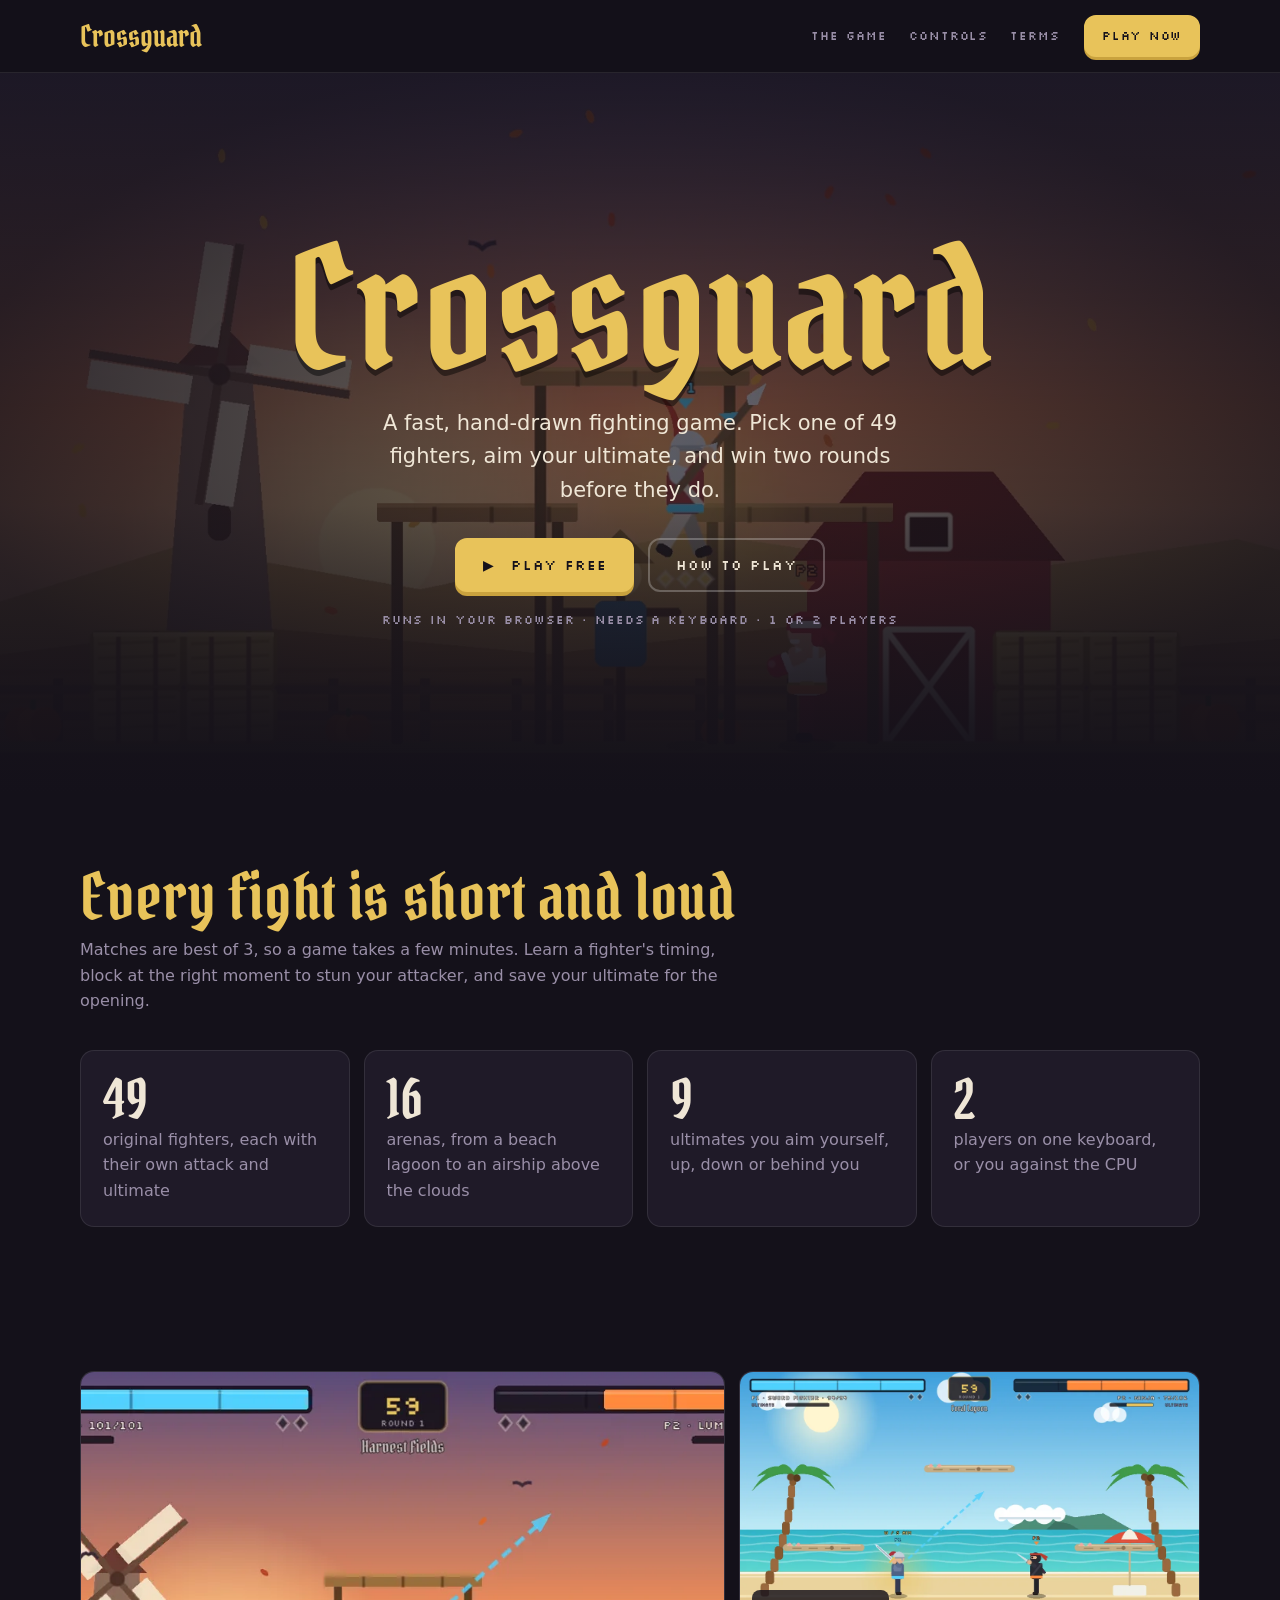
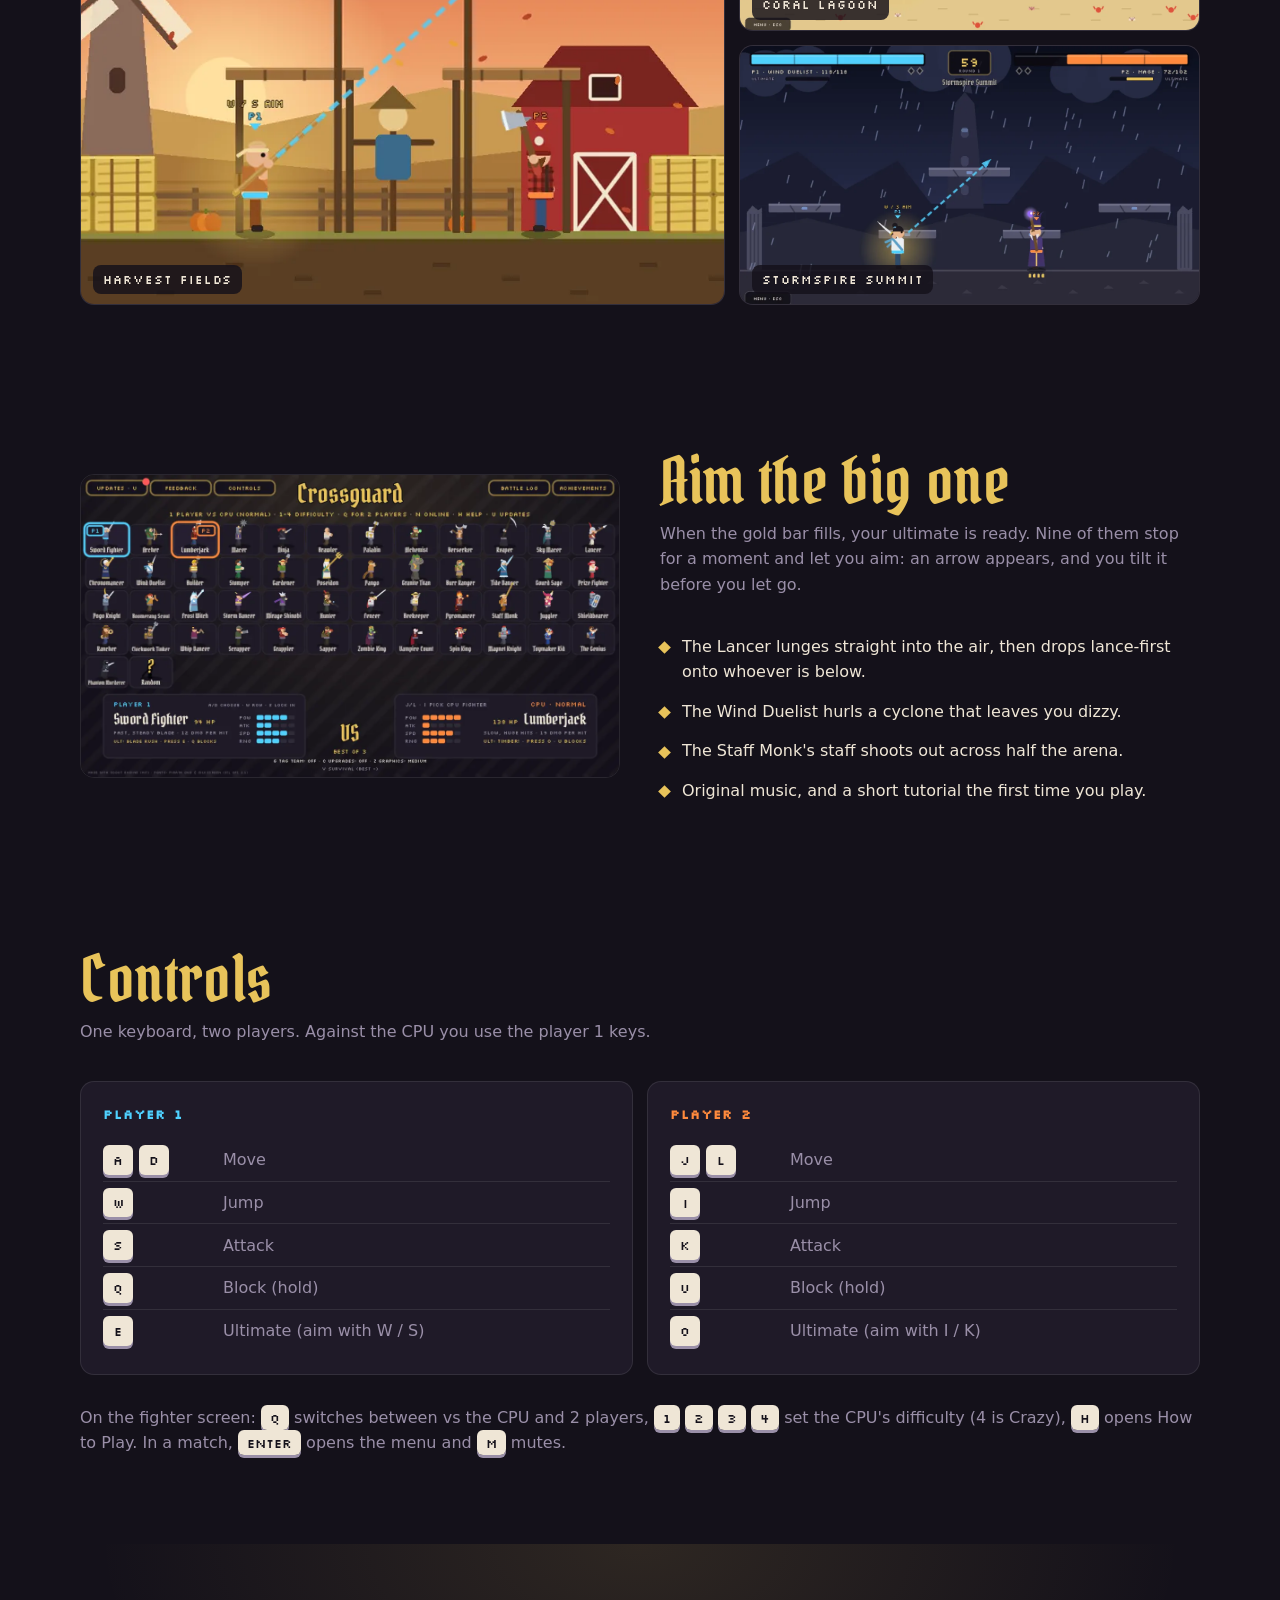
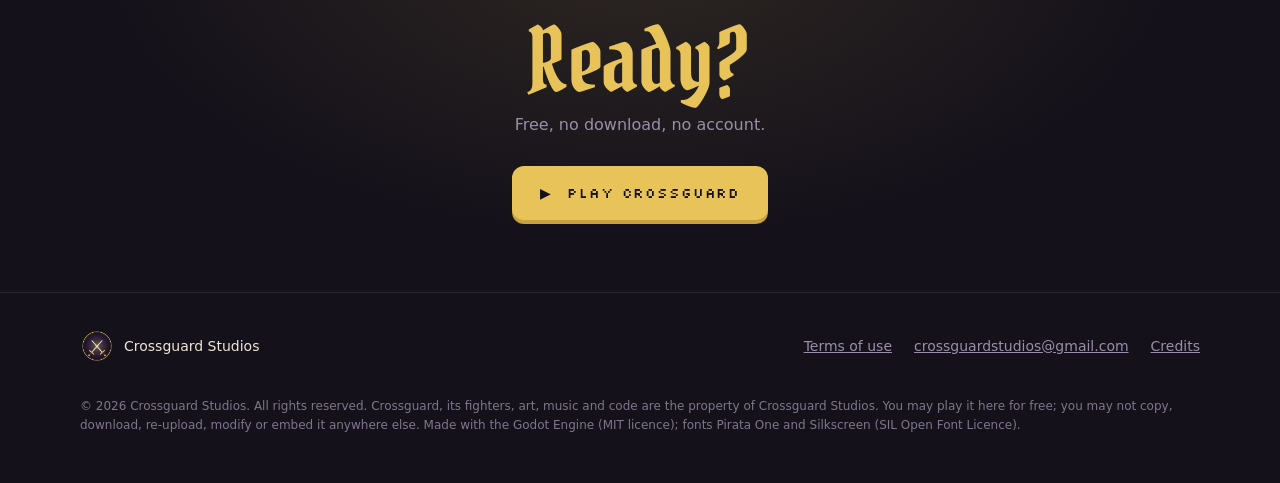
<file: index.html>
<!doctype html>
<html lang="en">
<head>
<meta charset="utf-8">
<meta name="viewport" content="width=device-width, initial-scale=1">
<title>Crossguard: a 2D fighting game</title>
<meta name="description" content="Crossguard is a fast, hand-drawn 2D fighting game: 49 original fighters, aimable ultimates and best-of-3 matches. Play free in your browser against the CPU or a friend.">
<meta property="og:title" content="Crossguard">
<meta property="og:description" content="49 fighters, aimable ultimates, best-of-3 matches. Play free in your browser.">
<meta property="og:image" content="assets/og.jpg">
<link rel="preload" as="image" href="assets/hero.webp">
<meta name="theme-color" content="#14111a">
<link rel="icon" href="favicon.png">
<link rel="stylesheet" href="assets/site.css">
</head>
<body>

<header class="bar">
  <a class="brand" href="#">Crossguard</a>
  <nav class="label">
    <a href="#game">The game</a>
    <a href="#controls">Controls</a>
    <a href="terms.html">Terms</a>
  </nav>
  <a class="btn small" href="play/index.html">Play now</a>
</header>

<div class="hero">
  <img class="poster" src="assets/hero.webp" alt="">
  <div class="inner">
    <h1 class="title">Crossguard</h1>
    <p class="tag">A fast, hand-drawn fighting game. Pick one of 49 fighters, aim your ultimate, and win two rounds before they do.</p>
    <div class="ctas">
      <a class="btn" href="play/index.html">&#9654;&nbsp; Play free</a>
      <a class="btn ghost" href="#controls">How to play</a>
    </div>
    <p class="note label">Runs in your browser · Needs a keyboard · 1 or 2 players</p>
  </div>
</div>

<section id="game">
  <h2 class="title">Every fight is short and loud</h2>
  <p class="lead">Matches are best of 3, so a game takes a few minutes. Learn a fighter's timing, block at the right moment to stun your attacker, and save your ultimate for the opening.</p>
  <div class="stats">
    <div class="stat"><b>49</b><span>original fighters, each with their own attack and ultimate</span></div>
    <div class="stat"><b>16</b><span>arenas, from a beach lagoon to an airship above the clouds</span></div>
    <div class="stat"><b>9</b><span>ultimates you aim yourself, up, down or behind you</span></div>
    <div class="stat"><b>2</b><span>players on one keyboard, or you against the CPU</span></div>
  </div>
</section>

<section>
  <div class="shots">
    <figure class="big"><img src="assets/harvest.webp" alt="The Staff Monk aims his Long Staff at a Lumberjack in Harvest Fields" loading="lazy"><figcaption class="label">Harvest Fields</figcaption></figure>
    <figure><img src="assets/lagoon.webp" alt="The Sword Fighter aims Blade Rush on Coral Lagoon" loading="lazy"><figcaption class="label">Coral Lagoon</figcaption></figure>
    <figure><img src="assets/storm.webp" alt="The Wind Duelist aims a Cyclone on Stormspire Summit" loading="lazy"><figcaption class="label">Stormspire Summit</figcaption></figure>
  </div>
</section>

<section>
  <div class="feature">
    <img src="assets/select.webp" alt="The fighter select screen with all 49 fighters" loading="lazy">
    <div>
      <h2 class="title">Aim the big one</h2>
      <p class="lead">When the gold bar fills, your ultimate is ready. Nine of them stop for a moment and let you aim: an arrow appears, and you tilt it before you let go.</p>
      <ul>
        <li>The Lancer lunges straight into the air, then drops lance-first onto whoever is below.</li>
        <li>The Wind Duelist hurls a cyclone that leaves you dizzy.</li>
        <li>The Staff Monk's staff shoots out across half the arena.</li>
        <li>Original music, and a short tutorial the first time you play.</li>
      </ul>
    </div>
  </div>
</section>

<section id="controls">
  <h2 class="title">Controls</h2>
  <p class="lead">One keyboard, two players. Against the CPU you use the player 1 keys.</p>
  <div class="keys">
    <div class="card">
      <h3 class="label p1">Player 1</h3>
      <div class="krow"><div class="caps"><kbd>A</kbd><kbd>D</kbd></div><span>Move</span></div>
      <div class="krow"><div class="caps"><kbd>W</kbd></div><span>Jump</span></div>
      <div class="krow"><div class="caps"><kbd>S</kbd></div><span>Attack</span></div>
      <div class="krow"><div class="caps"><kbd>Q</kbd></div><span>Block (hold)</span></div>
      <div class="krow"><div class="caps"><kbd>E</kbd></div><span>Ultimate (aim with W / S)</span></div>
    </div>
    <div class="card">
      <h3 class="label p2">Player 2</h3>
      <div class="krow"><div class="caps"><kbd>J</kbd><kbd>L</kbd></div><span>Move</span></div>
      <div class="krow"><div class="caps"><kbd>I</kbd></div><span>Jump</span></div>
      <div class="krow"><div class="caps"><kbd>K</kbd></div><span>Attack</span></div>
      <div class="krow"><div class="caps"><kbd>U</kbd></div><span>Block (hold)</span></div>
      <div class="krow"><div class="caps"><kbd>O</kbd></div><span>Ultimate (aim with I / K)</span></div>
    </div>
    <p class="extra">On the fighter screen: <kbd>Q</kbd> switches between vs the CPU and 2 players, <kbd>1</kbd> <kbd>2</kbd> <kbd>3</kbd> <kbd>4</kbd> set the CPU's difficulty (4 is Crazy), <kbd>H</kbd> opens How to Play. In a match, <kbd>Enter</kbd> opens the menu and <kbd>M</kbd> mutes.</p>
  </div>
</section>

<section class="cta">
  <h2 class="title">Ready?</h2>
  <p>Free, no download, no account.</p>
  <a class="btn" href="play/index.html">&#9654;&nbsp; Play Crossguard</a>
</section>

<footer>
  <div class="studio"><img src="assets/studio.png" alt="">Crossguard Studios</div>
  <a href="terms.html">Terms of use</a>
  <a href="mailto:crossguardstudios@gmail.com">crossguardstudios@gmail.com</a>
  <a href="licenses/GODOT-LICENSE.txt">Credits</a>
  <p class="legal">© 2026 Crossguard Studios. All rights reserved. Crossguard, its fighters, art, music and code are the property of Crossguard Studios. You may play it here for free; you may not copy, download, re-upload, modify or embed it anywhere else. Made with the Godot Engine (MIT licence); fonts Pirata One and Silkscreen (SIL Open Font Licence).</p>
</footer>

<script>
  // no right-click menu, no dragging images or the video out of the page
  document.addEventListener('contextmenu', function (e) { e.preventDefault(); });
  document.addEventListener('dragstart', function (e) { e.preventDefault(); });
  // the page itself must not be shown inside someone else's site
  try { if (window.top !== window.self && !/(^|\.)google(usercontent)?\.com$/.test(new URL(document.referrer).hostname)) { window.top.location = window.self.location; } } catch (e) {}
</script>
</body>
</html>
</file>
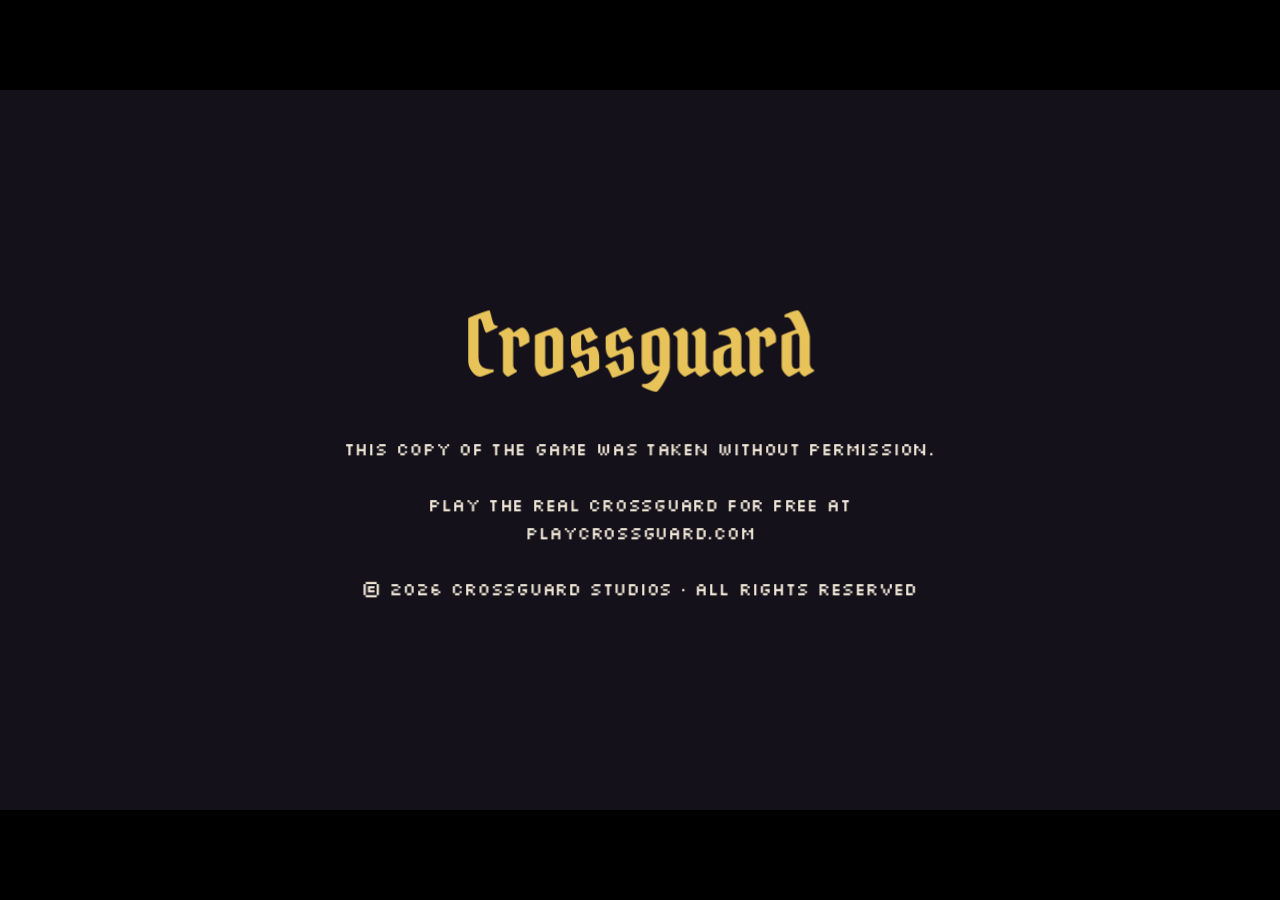
<file: play/index.html>
<!DOCTYPE html>
<html lang="en">
	<head>
		<meta charset="utf-8">
		<meta name="viewport" content="width=device-width, user-scalable=no, initial-scale=1.0">
		<title>Crossguard</title>
		<style>
html, body, #canvas {
	margin: 0;
	padding: 0;
	border: 0;
}

body {
	color: white;
	background-color: black;
	overflow: hidden;
	touch-action: none;
}

#canvas {
	display: block;
}

#canvas:focus {
	outline: none;
}

#status, #status-splash, #status-progress {
	position: absolute;
	left: 0;
	right: 0;
}

#status, #status-splash {
	top: 0;
	bottom: 0;
}

#status {
	background-color: #14111a;
	display: flex;
	flex-direction: column;
	justify-content: center;
	align-items: center;
	visibility: hidden;
}

#status-splash {
	max-height: 100%;
	max-width: 100%;
	margin: auto;
}

#status-splash.show-image--false {
	display: none;
}

#status-splash.fullsize--true {
	height: 100%;
	width: 100%;
	object-fit: contain;
}

#status-splash.use-filter--false {
	image-rendering: pixelated;
}

#status-progress, #status-notice {
	display: none;
}

#status-progress {
	bottom: 10%;
	width: 50%;
	margin: 0 auto;
}

#status-notice {
	background-color: #5b3943;
	border-radius: 0.5rem;
	border: 1px solid #9b3943;
	color: #e0e0e0;
	font-family: 'Noto Sans', 'Droid Sans', Arial, sans-serif;
	line-height: 1.3;
	margin: 0 2rem;
	overflow: hidden;
	padding: 1rem;
	text-align: center;
	z-index: 1;
}
		</style>
		<link id="-gd-engine-icon" rel="icon" type="image/png" href="index.icon.png" />
<link rel="apple-touch-icon" href="index.apple-touch-icon.png"/>
<meta name='apple-mobile-web-app-capable' content='yes'><meta name='mobile-web-app-capable' content='yes'><meta name='apple-mobile-web-app-status-bar-style' content='black-translucent'><style>body{-webkit-user-select:none;-moz-user-select:none;user-select:none;}</style><script>document.addEventListener('contextmenu',function(e){e.preventDefault();});(function(){/* keep the game running in a background tab (online host): a hidden tab never fires requestAnimationFrame, so a timer stands in */var raf=window.requestAnimationFrame.bind(window);window.requestAnimationFrame=function(cb){var done=false;var run=function(t){if(done)return;done=true;cb(typeof t==='number'?t:performance.now());};var id=raf(run);setTimeout(function(){run(performance.now());},document.hidden?16:250);return id;};})();(function(){var P=window.RTCPeerConnection;if(!P)return;window.__cgPCs=[];var W=function(c){var pc=new P(c);window.__cgPCs.push(pc);if(window.__cgPCs.length>8)window.__cgPCs.shift();return pc;};W.prototype=P.prototype;try{Object.setPrototypeOf(W,P);}catch(e){}window.RTCPeerConnection=W;window.__cgRoute=function(){var a=window.__cgPCs.filter(function(p){return p.connectionState==='connected';});var pc=a[a.length-1];if(!pc){window.__cgRouteInfo='';return;}pc.getStats().then(function(st){var pair=null;st.forEach(function(r){if(r.type==='transport'&&r.selectedCandidatePairId){pair=st.get(r.selectedCandidatePairId);}});if(!pair){st.forEach(function(r){if(r.type==='candidate-pair'&&r.nominated&&r.state==='succeeded'){pair=r;}});}if(!pair)return;var l=st.get(pair.localCandidateId)||{};var r=st.get(pair.remoteCandidateId)||{};window.__cgRouteInfo=JSON.stringify({l:l.candidateType||'',r:r.candidateType||'',rtt:pair.currentRoundTripTime||0,p:l.relayProtocol||l.protocol||''});});};})();</script>
	</head>
	<body>
		<canvas id="canvas">
			Your browser does not support the canvas tag.
		</canvas>

		<noscript>
			Your browser does not support JavaScript.
		</noscript>

		<div id="status">
			<img id="status-splash" class="show-image--true fullsize--true use-filter--true" src="index.png" alt="">
			<progress id="status-progress"></progress>
			<div id="status-notice"></div>
		</div>

		<script src="index.js"></script>
		<script>
const GODOT_CONFIG = {"args":[],"canvasResizePolicy":2,"emscriptenPoolSize":8,"ensureCrossOriginIsolationHeaders":true,"executable":"index","experimentalVK":true,"fileSizes":{"index.wasm":38057390,"index-d0ab6c0e26.pck":4581704},"focusCanvas":true,"gdextensionLibs":[],"godotPoolSize":4,"mainPack":"index-d0ab6c0e26.pck"};
const GODOT_THREADS_ENABLED = false;
const engine = new Engine(GODOT_CONFIG);

(function () {
	const statusOverlay = document.getElementById('status');
	const statusProgress = document.getElementById('status-progress');
	const statusNotice = document.getElementById('status-notice');

	let initializing = true;
	let statusMode = '';

	function setStatusMode(mode) {
		if (statusMode === mode || !initializing) {
			return;
		}
		if (mode === 'hidden') {
			statusOverlay.remove();
			initializing = false;
			return;
		}
		statusOverlay.style.visibility = 'visible';
		statusProgress.style.display = mode === 'progress' ? 'block' : 'none';
		statusNotice.style.display = mode === 'notice' ? 'block' : 'none';
		statusMode = mode;
	}

	function setStatusNotice(text) {
		while (statusNotice.lastChild) {
			statusNotice.removeChild(statusNotice.lastChild);
		}
		const lines = text.split('\n');
		lines.forEach((line) => {
			statusNotice.appendChild(document.createTextNode(line));
			statusNotice.appendChild(document.createElement('br'));
		});
	}

	function displayFailureNotice(err) {
		console.error(err);
		if (err instanceof Error) {
			setStatusNotice(err.message);
		} else if (typeof err === 'string') {
			setStatusNotice(err);
		} else {
			setStatusNotice('An unknown error occurred.');
		}
		setStatusMode('notice');
		initializing = false;
	}

	const missing = Engine.getMissingFeatures({
		threads: GODOT_THREADS_ENABLED,
	});

	if (missing.length !== 0) {
		if (GODOT_CONFIG['serviceWorker'] && GODOT_CONFIG['ensureCrossOriginIsolationHeaders'] && 'serviceWorker' in navigator) {
			let serviceWorkerRegistrationPromise;
			try {
				serviceWorkerRegistrationPromise = navigator.serviceWorker.getRegistration();
			} catch (err) {
				serviceWorkerRegistrationPromise = Promise.reject(new Error('Service worker registration failed.'));
			}
			// There's a chance that installing the service worker would fix the issue
			Promise.race([
				serviceWorkerRegistrationPromise.then((registration) => {
					if (registration != null) {
						return Promise.reject(new Error('Service worker already exists.'));
					}
					return registration;
				}).then(() => engine.installServiceWorker()),
				// For some reason, `getRegistration()` can stall
				new Promise((resolve) => {
					setTimeout(() => resolve(), 2000);
				}),
			]).then(() => {
				// Reload if there was no error.
				window.location.reload();
			}).catch((err) => {
				console.error('Error while registering service worker:', err);
			});
		} else {
			// Display the message as usual
			const missingMsg = 'Error\nThe following features required to run Godot projects on the Web are missing:\n';
			displayFailureNotice(missingMsg + missing.join('\n'));
		}
	} else {
		setStatusMode('progress');
		engine.startGame({
			'onProgress': function (current, total) {
				if (current > 0 && total > 0) {
					statusProgress.value = current;
					statusProgress.max = total;
				} else {
					statusProgress.removeAttribute('value');
					statusProgress.removeAttribute('max');
				}
			},
		}).then(() => {
			setStatusMode('hidden');
		}, displayFailureNotice);
	}
}());
		</script>
	</body>
</html>
</file>
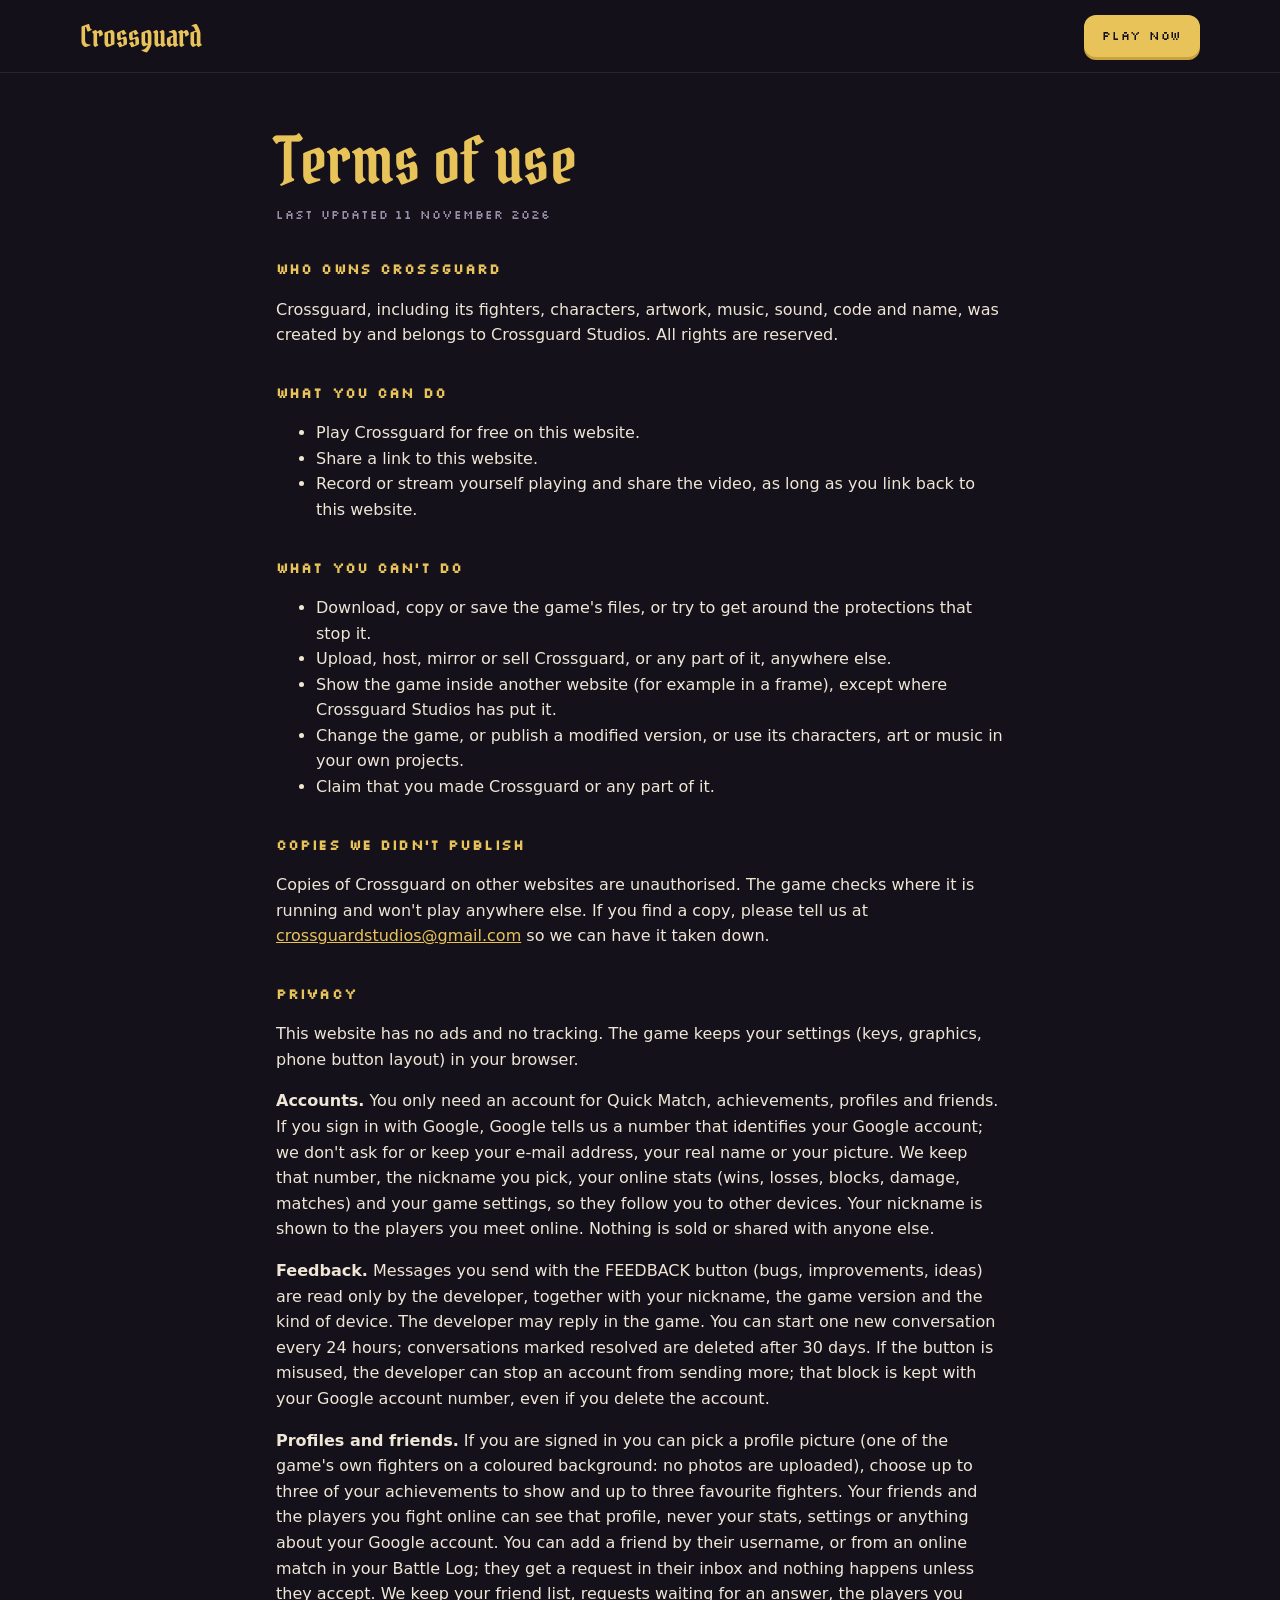
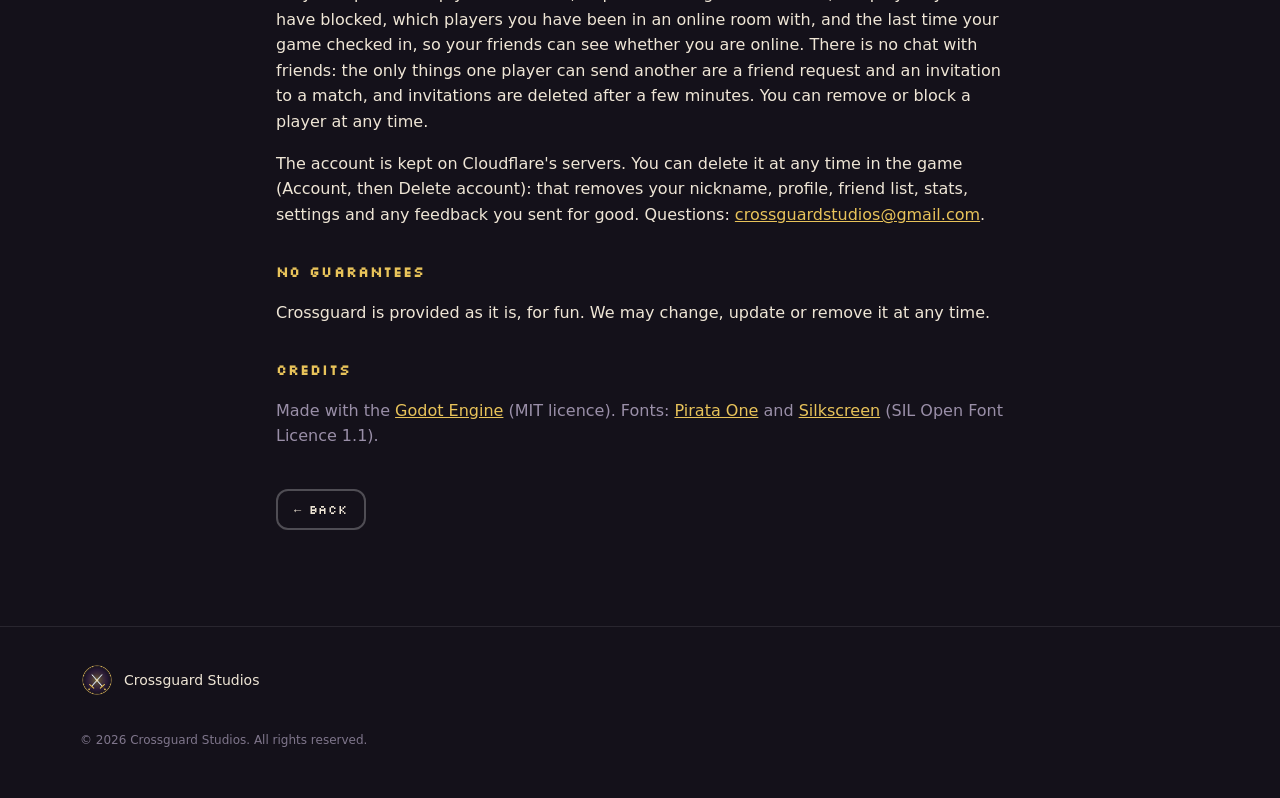
<file: terms.html>
<!doctype html>
<html lang="en">
<head>
<meta charset="utf-8">
<meta name="viewport" content="width=device-width, initial-scale=1">
<title>Terms of Use · Crossguard</title>
<link rel="icon" href="favicon.png">
<link rel="stylesheet" href="assets/site.css">
</head>
<body>
<header class="bar">
  <a class="brand" href="index.html">Crossguard</a>
  <a class="btn small" href="play/index.html">Play now</a>
</header>
<main class="doc">
  <h1 class="title">Terms of use</h1>
  <p class="muted label">Last updated 11 November 2026</p>

  <h2>Who owns Crossguard</h2>
  <p>Crossguard, including its fighters, characters, artwork, music, sound, code and name, was created by and belongs to Crossguard Studios. All rights are reserved.</p>

  <h2>What you can do</h2>
  <ul>
    <li>Play Crossguard for free on this website.</li>
    <li>Share a link to this website.</li>
    <li>Record or stream yourself playing and share the video, as long as you link back to this website.</li>
  </ul>

  <h2>What you can't do</h2>
  <ul>
    <li>Download, copy or save the game's files, or try to get around the protections that stop it.</li>
    <li>Upload, host, mirror or sell Crossguard, or any part of it, anywhere else.</li>
    <li>Show the game inside another website (for example in a frame), except where Crossguard Studios has put it.</li>
    <li>Change the game, or publish a modified version, or use its characters, art or music in your own projects.</li>
    <li>Claim that you made Crossguard or any part of it.</li>
  </ul>

  <h2>Copies we didn't publish</h2>
  <p>Copies of Crossguard on other websites are unauthorised. The game checks where it is running and won't play anywhere else. If you find a copy, please tell us at <a href="mailto:crossguardstudios@gmail.com">crossguardstudios@gmail.com</a> so we can have it taken down.</p>

  <h2 id="privacy">Privacy</h2>
  <p>This website has no ads and no tracking. The game keeps your settings (keys, graphics, phone button layout) in your browser.</p>
  <p><strong>Accounts.</strong> You only need an account for Quick Match, achievements, profiles and friends. If you sign in with Google, Google tells us a number that identifies your Google account; we don't ask for or keep your e-mail address, your real name or your picture. We keep that number, the nickname you pick, your online stats (wins, losses, blocks, damage, matches) and your game settings, so they follow you to other devices. Your nickname is shown to the players you meet online. Nothing is sold or shared with anyone else.</p>
  <p><strong>Feedback.</strong> Messages you send with the FEEDBACK button (bugs, improvements, ideas) are read only by the developer, together with your nickname, the game version and the kind of device. The developer may reply in the game. You can start one new conversation every 24 hours; conversations marked resolved are deleted after 30 days. If the button is misused, the developer can stop an account from sending more; that block is kept with your Google account number, even if you delete the account.</p>
  <p><strong>Profiles and friends.</strong> If you are signed in you can pick a profile picture (one of the game's own fighters on a coloured background: no photos are uploaded), choose up to three of your achievements to show and up to three favourite fighters. Your friends and the players you fight online can see that profile, never your stats, settings or anything about your Google account. You can add a friend by their username, or from an online match in your Battle Log; they get a request in their inbox and nothing happens unless they accept. We keep your friend list, requests waiting for an answer, the players you have blocked, which players you have been in an online room with, and the last time your game checked in, so your friends can see whether you are online. There is no chat with friends: the only things one player can send another are a friend request and an invitation to a match, and invitations are deleted after a few minutes. You can remove or block a player at any time.</p>
<p>The account is kept on Cloudflare's servers. You can delete it at any time in the game (Account, then Delete account): that removes your nickname, profile, friend list, stats, settings and any feedback you sent for good. Questions: <a href="mailto:crossguardstudios@gmail.com">crossguardstudios@gmail.com</a>.</p>

  <h2>No guarantees</h2>
  <p>Crossguard is provided as it is, for fun. We may change, update or remove it at any time.</p>

  <h2>Credits</h2>
  <p class="muted">Made with the <a href="licenses/GODOT-LICENSE.txt">Godot Engine</a> (MIT licence). Fonts: <a href="licenses/OFL-PirataOne.txt">Pirata One</a> and <a href="licenses/OFL-Silkscreen.txt">Silkscreen</a> (SIL Open Font Licence 1.1).</p>

  <p style="margin-top:40px"><a class="btn ghost small" href="index.html">&larr; Back</a></p>
</main>
<footer>
  <div class="studio"><img src="assets/studio.png" alt="">Crossguard Studios</div>
  <p class="legal">© 2026 Crossguard Studios. All rights reserved.</p>
</footer>
<script>document.addEventListener('contextmenu', function (e) { e.preventDefault(); });</script>
</body>
</html>
</file>
<file: assets/site.css>
/* Crossguard website: the game's own palette and fonts (Pirata One for titles, Silkscreen for labels) */
@font-face { font-family: "Pirata"; src: url("fonts/PirataOne-Regular.ttf") format("truetype"); font-display: swap; }
@font-face { font-family: "Silk"; src: url("fonts/Silkscreen-Regular.ttf") format("truetype"); font-display: swap; }

:root {
  --bg: #14111a;
  --bg2: #1f1a28;
  --panel: #261f31;
  --ink: #efe6d6;
  --muted: #9a8fa8;
  --gold: #e8c35a;
  --gold-deep: #c9a23e;
  --p1: #4fd1ff;
  --p2: #ff8a3d;
  --line: rgba(255, 255, 255, .09);
}

* { box-sizing: border-box; }
html { scroll-behavior: smooth; }
body {
  margin: 0;
  background: var(--bg);
  color: var(--ink);
  font: 16px/1.6 system-ui, -apple-system, "Segoe UI", Roboto, sans-serif;
  -webkit-user-select: none; user-select: none;   /* no select-and-copy of the page */
}
img, video { display: block; max-width: 100%; -webkit-user-drag: none; user-drag: none; pointer-events: none; }
a { color: var(--gold); }

.label { font-family: "Silk", monospace; text-transform: uppercase; letter-spacing: .08em; font-size: 12px; }
.title { font-family: "Pirata", Georgia, serif; font-weight: 400; line-height: 1; letter-spacing: .01em; }

/* top bar */
.bar {
  position: sticky; top: 0; z-index: 10;
  display: flex; align-items: center; gap: 24px;
  padding: 12px max(16px, calc((100% - 1120px) / 2));
  background: rgba(20, 17, 26, .88); backdrop-filter: blur(8px);
  border-bottom: 1px solid var(--line);
}
.bar .brand { font-family: "Pirata", serif; font-size: 30px; color: var(--gold); text-decoration: none; margin-right: auto; }
.bar nav { display: flex; gap: 22px; }
.bar nav a { color: var(--muted); text-decoration: none; }
.bar nav a:hover { color: var(--ink); }
@media (max-width: 720px) { .bar nav { display: none; } }

.btn {
  display: inline-flex; align-items: center; gap: 10px;
  font-family: "Silk", monospace; text-transform: uppercase; letter-spacing: .06em; font-size: 14px;
  padding: 14px 26px; border-radius: 12px; text-decoration: none; cursor: pointer;
  background: var(--gold); color: #14111a; border: 2px solid var(--gold);
  box-shadow: 0 4px 0 var(--gold-deep);
  transition: transform .08s, box-shadow .08s;
}
.btn:hover { transform: translateY(-1px); box-shadow: 0 5px 0 var(--gold-deep); }
.btn:active { transform: translateY(3px); box-shadow: 0 1px 0 var(--gold-deep); }
.btn.small { padding: 9px 16px; font-size: 12px; box-shadow: 0 3px 0 var(--gold-deep); }
.btn.ghost { background: transparent; color: var(--ink); border-color: rgba(255, 255, 255, .25); box-shadow: none; }
.btn.ghost:hover { border-color: var(--gold); color: var(--gold); }

/* hero: the trailer behind the title */
.hero { position: relative; min-height: min(82vh, 720px); display: grid; place-items: center; overflow: hidden; text-align: center; }
.hero .poster { position: absolute; inset: 0; width: 100%; height: 100%; object-fit: cover; object-position: 55% 70%; max-width: none; }
.hero::after {
  content: ""; position: absolute; inset: 0;
  background: radial-gradient(ellipse at center, rgba(20, 17, 26, .6) 0%, rgba(20, 17, 26, .88) 75%), linear-gradient(to bottom, rgba(20, 17, 26, 0) 60%, var(--bg));
}
.hero .inner { position: relative; z-index: 1; padding: 40px 16px; }
.hero h1 { font-size: clamp(72px, 14vw, 168px); color: var(--gold); margin: 0; text-shadow: 0 6px 0 rgba(0, 0, 0, .45); }
.hero p.tag { font-size: clamp(17px, 2.2vw, 21px); max-width: 560px; margin: 14px auto 30px; color: var(--ink); }
.hero .ctas { display: flex; gap: 14px; justify-content: center; flex-wrap: wrap; }
.hero .note { margin-top: 18px; color: var(--muted); }

/* sections */
section { padding: 72px max(16px, calc((100% - 1120px) / 2)); }
section h2 { font-size: clamp(44px, 6vw, 64px); color: var(--gold); margin: 0 0 8px; }
section .lead { color: var(--muted); max-width: 640px; margin: 0 0 36px; }

.stats { display: grid; grid-template-columns: repeat(4, 1fr); gap: 14px; }
.stat { background: var(--bg2); border: 1px solid var(--line); border-radius: 14px; padding: 22px; }
.stat b { display: block; font-family: "Pirata", serif; font-weight: 400; font-size: 54px; line-height: 1; color: var(--ink); }
.stat span { color: var(--muted); }
@media (max-width: 820px) { .stats { grid-template-columns: repeat(2, 1fr); } }

.shots { display: grid; grid-template-columns: 1.4fr 1fr; gap: 14px; }
.shots figure { margin: 0; position: relative; border-radius: 14px; overflow: hidden; border: 1px solid var(--line); background: var(--bg2); }
.shots figure.big { grid-row: span 2; }
.shots figure img { width: 100%; height: 100%; object-fit: cover; }
.shots figcaption { position: absolute; left: 12px; bottom: 10px; padding: 5px 10px; border-radius: 8px; background: rgba(20, 17, 26, .82); color: var(--ink); }
@media (max-width: 820px) { .shots { grid-template-columns: 1fr; } .shots figure.big { grid-row: auto; } }

.feature { display: grid; grid-template-columns: 1fr 1fr; gap: 40px; align-items: center; }
.feature img { border-radius: 14px; border: 1px solid var(--line); }
.feature ul { padding: 0; margin: 0; list-style: none; display: grid; gap: 14px; }
.feature li { padding-left: 22px; position: relative; }
.feature li::before { content: ""; position: absolute; left: 0; top: .6em; width: 9px; height: 9px; background: var(--gold); transform: rotate(45deg); }
@media (max-width: 820px) { .feature { grid-template-columns: 1fr; } }

/* controls: key caps like the in-game manual */
.keys { display: grid; grid-template-columns: 1fr 1fr; gap: 14px; }
.keys .card { background: var(--bg2); border: 1px solid var(--line); border-radius: 14px; padding: 22px; }
.keys h3 { margin: 0 0 14px; font-size: 13px; }
.keys .p1 { color: var(--p1); } .keys .p2 { color: var(--p2); }
.krow { display: flex; align-items: center; gap: 10px; padding: 6px 0; border-top: 1px solid var(--line); }
.krow:first-of-type { border-top: 0; }
.krow .caps { display: flex; gap: 6px; min-width: 110px; }
kbd {
  font-family: "Silk", monospace; font-size: 13px; color: #14111a;
  background: var(--ink); border-radius: 6px; padding: 5px 9px 4px;
  box-shadow: 0 3px 0 var(--muted); min-width: 30px; text-align: center;
}
.krow span { color: var(--muted); }
.keys .extra { grid-column: 1 / -1; color: var(--muted); }
@media (max-width: 720px) { .keys { grid-template-columns: 1fr; } }

/* the big call to action */
.cta { text-align: center; background: radial-gradient(ellipse at top, rgba(232, 195, 90, .12), transparent 60%), var(--bg); }
.cta h2 { font-size: clamp(52px, 8vw, 88px); }
.cta p { color: var(--muted); margin: 6px 0 28px; }

footer { padding: 36px max(16px, calc((100% - 1120px) / 2)); border-top: 1px solid var(--line); color: var(--muted); font-size: 14px; display: flex; gap: 22px; flex-wrap: wrap; align-items: center; }
footer .studio { display: flex; align-items: center; gap: 10px; margin-right: auto; color: var(--ink); }
footer .studio img { width: 34px; height: 34px; border-radius: 8px; }
footer a { color: var(--muted); }
footer .legal { flex-basis: 100%; font-size: 12px; opacity: .8; }

/* terms page */
.doc { max-width: 760px; margin: 0 auto; padding: 56px 16px 80px; }
.doc h1 { font-size: 64px; color: var(--gold); margin: 0 0 8px; }
.doc h2 { font-family: "Silk", monospace; font-size: 14px; text-transform: uppercase; letter-spacing: .08em; color: var(--gold); margin: 34px 0 8px; }
.doc p, .doc li { color: var(--ink); }
.doc .muted { color: var(--muted); }
</file>
